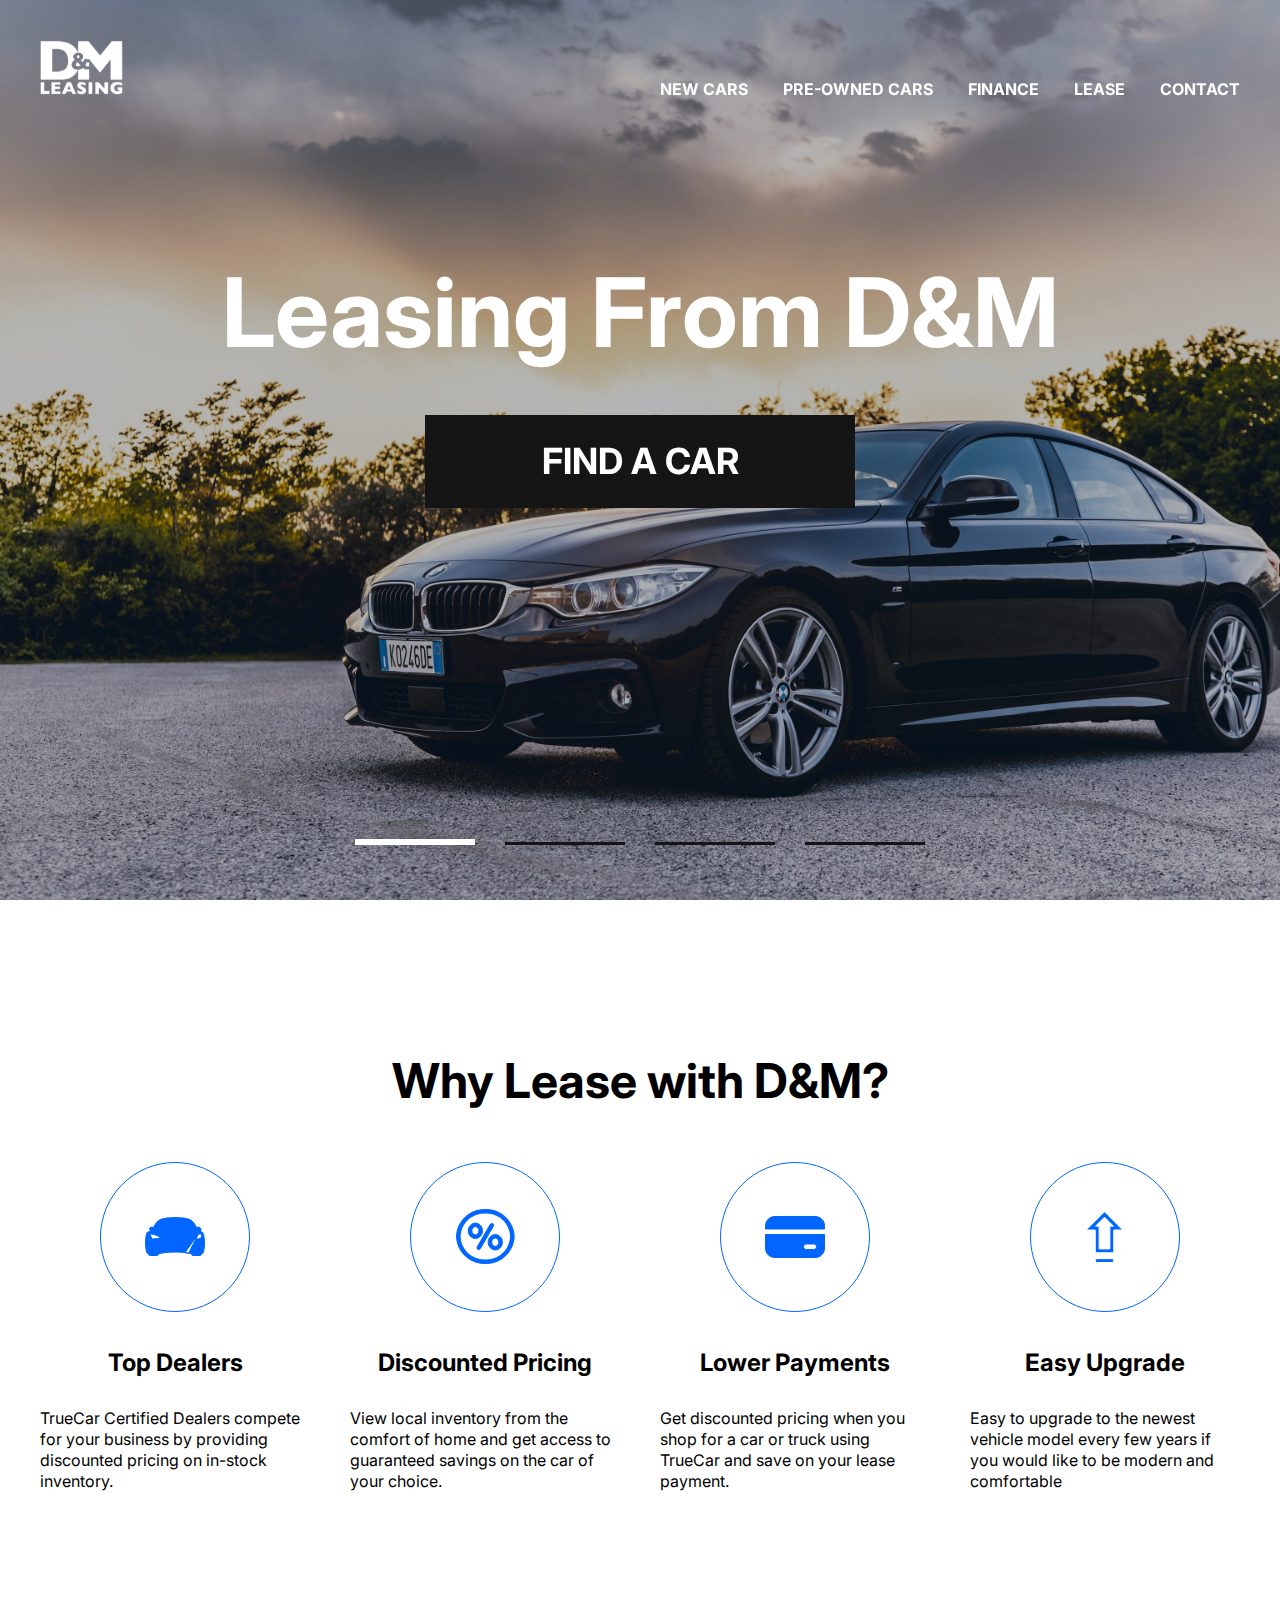
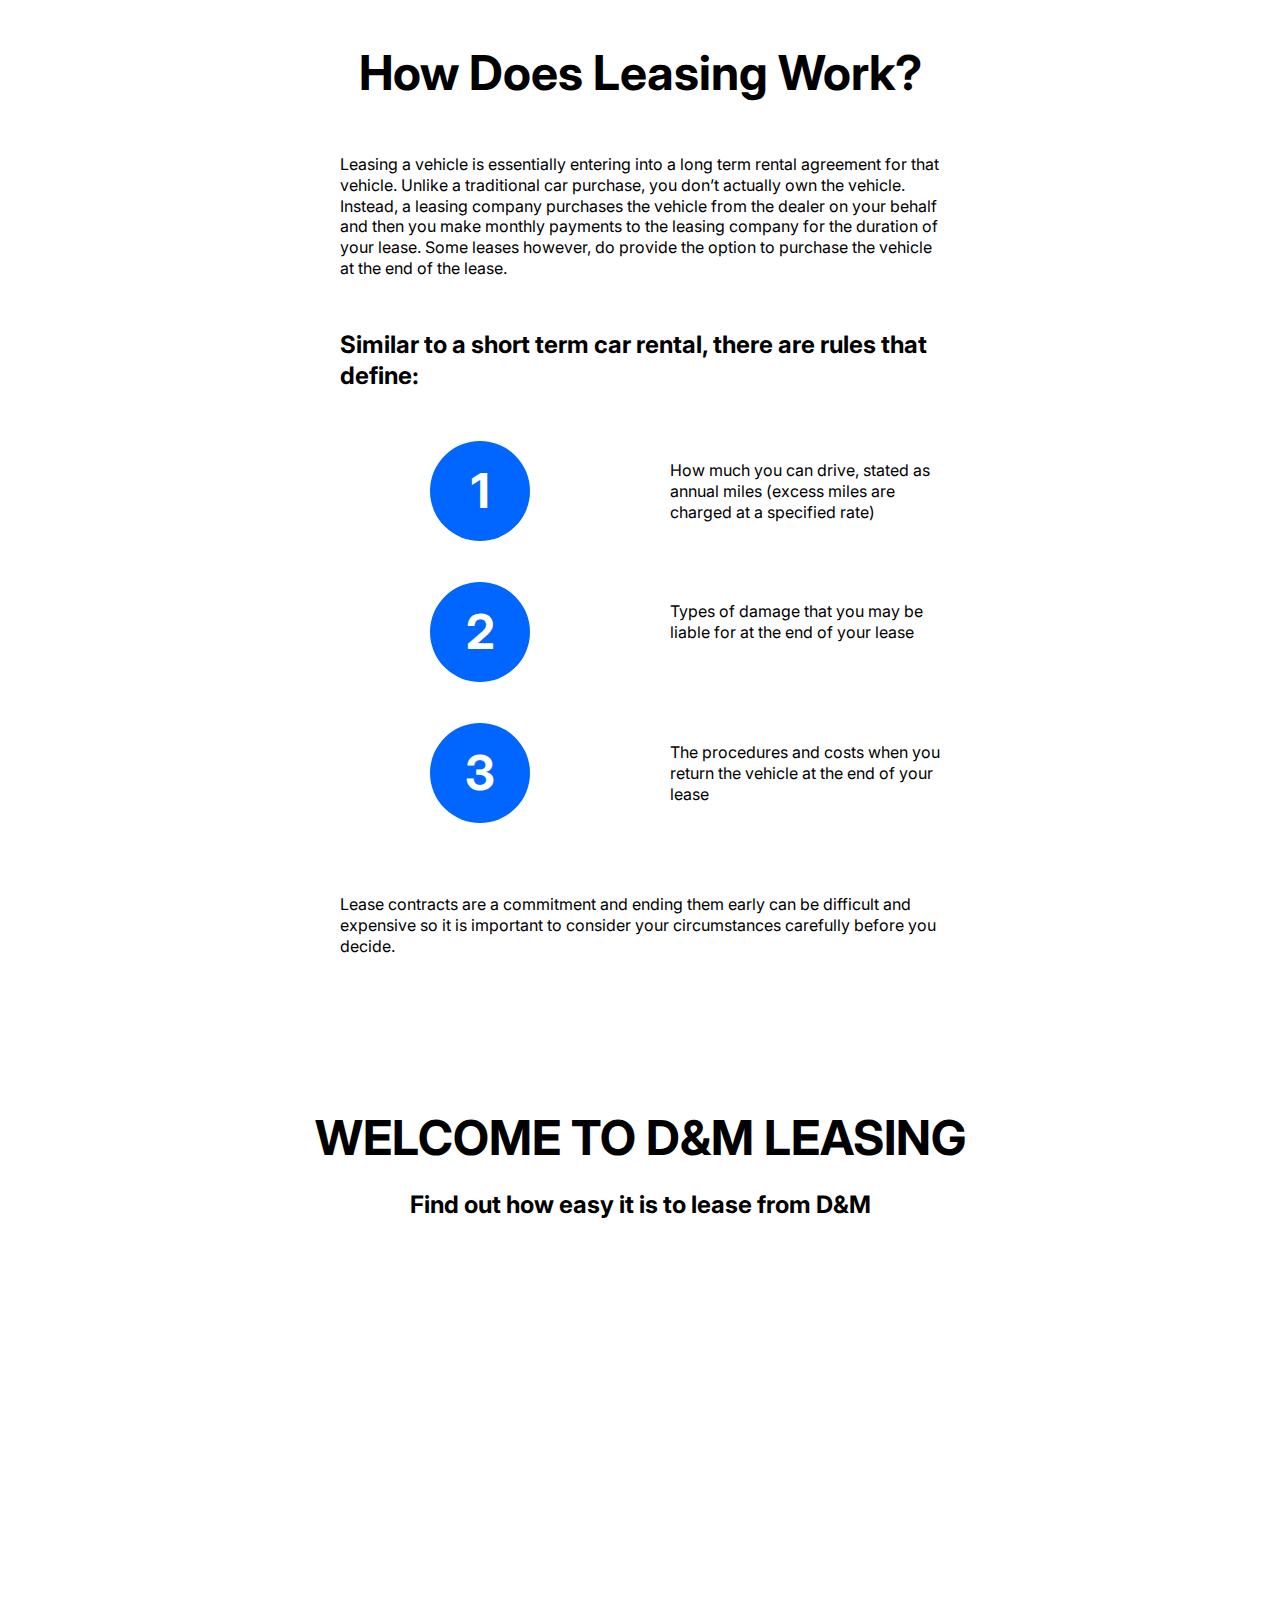
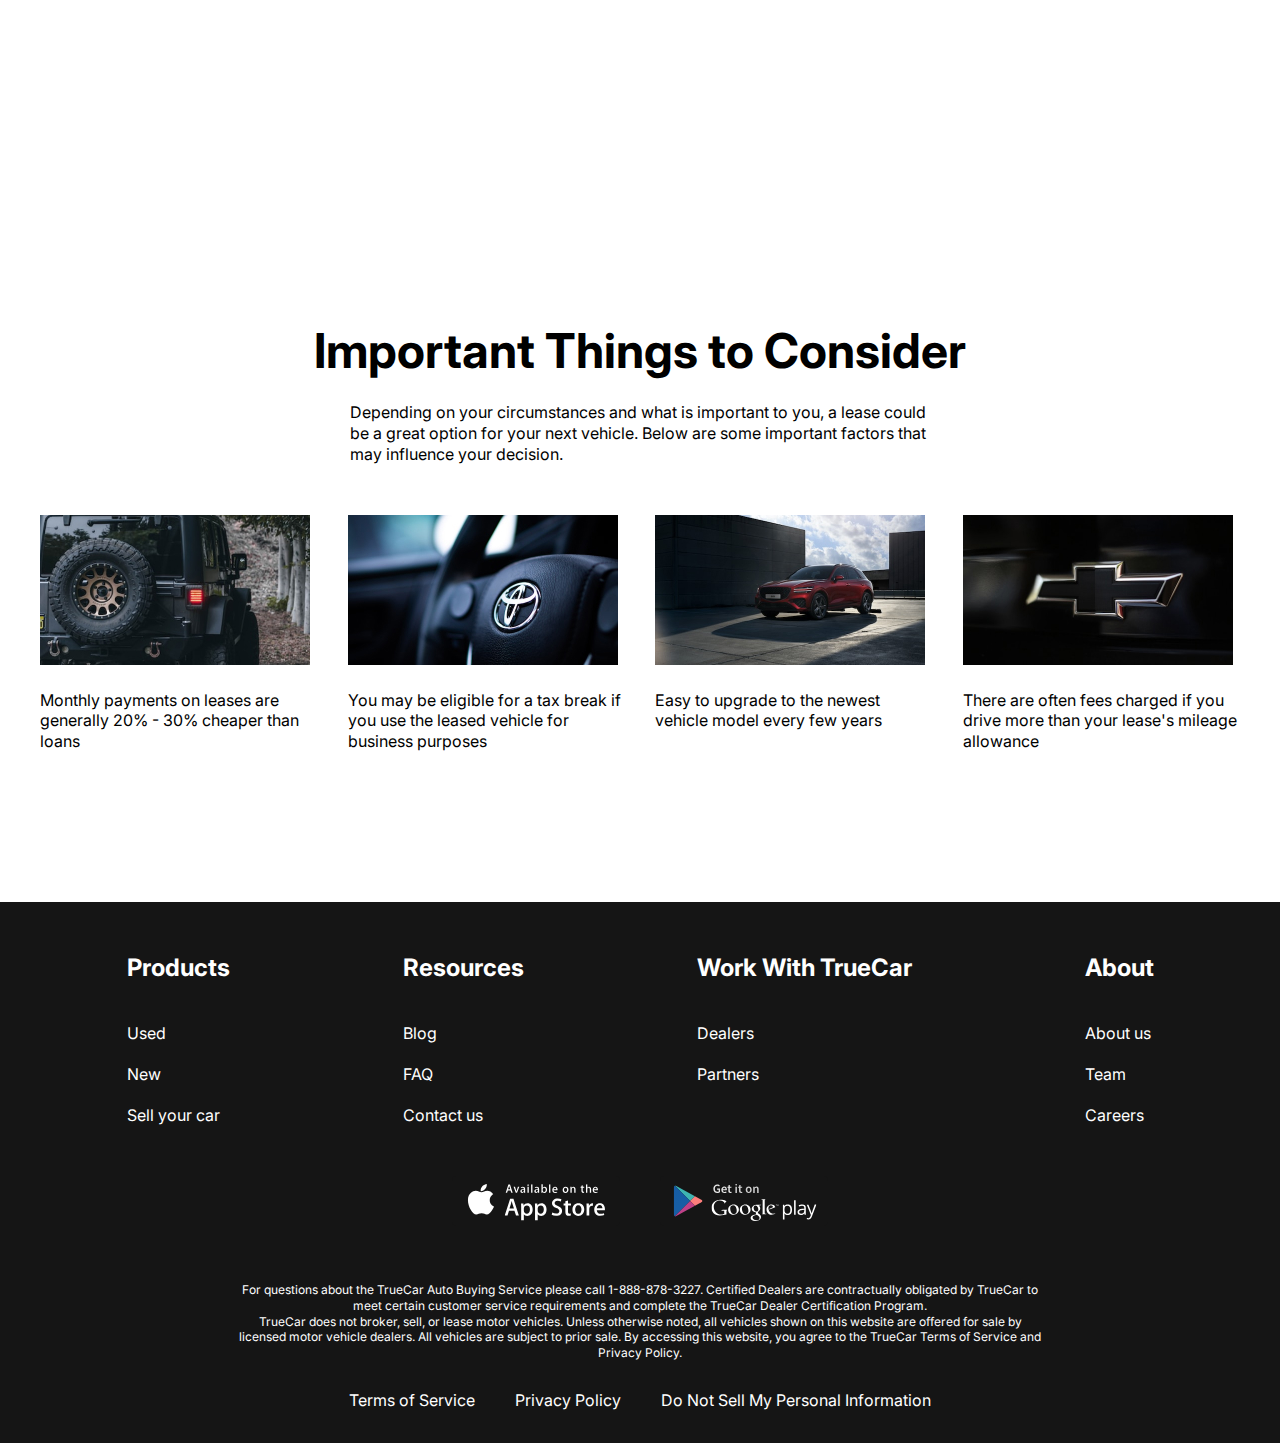
<file: index.html>
<!DOCTYPE html>
<html lang="en">
  <head>
    <meta charset="UTF-8"/>
    <meta http-equiv="X-UA-Compatible" content="IE=edge"/>
    <meta name="viewport" content="width=device-width, initial-scale=1.0"/>
    <title>Lease cars</title>
    <link rel="preconnect" href="https://fonts.googleapis.com">
    <link rel="preconnect" href="https://fonts.gstatic.com" crossorigin>
    <link href="https://fonts.googleapis.com/css2?family=Inter:wght@400;700&display=swap" rel="stylesheet">
    <link rel="stylesheet" href="https://cdn.jsdelivr.net/npm/swiper@9/swiper-bundle.min.css"/>
    <link rel="stylesheet" href="css/style.css"/>
  </head>
  <body>
    <div class="wrapper">
      <header class="header header-main">
        <div class="container">
          <div class="header__inner">
            <a class="logo" href="index.html">
              <img class="logo__img" src="images/logo.svg" alt="Lease cars">
            </a>

            <nav class="menu">
              <button class="menu__btn">
                <span></span>
                <span></span>
                <span></span>
              </button>
              <ul class="menu__list">
                <li class="menu__list-item">
                  <a class="menu__list-link" href="new-cars.html">NEW CARS</a>
                </li>
                <li class="menu__list-item">
                  <a class="menu__list-link" href="#">PRE-OWNED CARS</a>
                </li>
                <li class="menu__list-item">
                  <a class="menu__list-link" href="#">FINANCE</a>
                </li>
                <li class="menu__list-item">
                  <a class="menu__list-link" href="#">LEASE</a>
                </li>
                <li class="menu__list-item">
                  <a class="menu__list-link" href="contacts.html">CONTACT</a>
                </li>
              </ul>
            </nav>
          </div>
        </div>
      </header>



      <main class="main">
        <section class="top">
          <div class="container">
            <h1 class="title">Leasing From D&M</h1>
            <a class="top__link" href="#">FIND A CAR</a>
          </div>
        </section>
        <div class="slider">
          <div class="swiper">
            <div class="swiper-wrapper">
              <div class="swiper-slide" style="background-image: url(./images/slide-1.jpg);"></div>
              <div class="swiper-slide" style="background-image: url(./images/slide-2.jpg);"></div>
              <div class="swiper-slide" style="background-image: url(./images/slide-1.jpg);"></div>
              <div class="swiper-slide" style="background-image: url(./images/slide-2.jpg);"></div>
            </div>
            <div class="swiper-pagination"></div>
          </div>
        </div>
        <section class="why-lease">
          <div class="container">
            <h2 class="section-title">Why Lease with D&M?</h2>
            <ul class="why-lease__list">
              <li class="why-lease__item">
                <img class="why-lease__item-img" src="images/why-lease-1.svg" alt="">
                  <h3 class="why-lease__item-title">
                    Top Dealers
                  </h3>
                  <p class="why-lease__item-text">
                    TrueCar Certified Dealers compete for your business by providing discounted pricing on in-stock inventory.
                  </p>
                </img>
              </li>
              <li class="why-lease__item">
                <img class="why-lease__item-img" src="images/why-lease-2.svg" alt="">
                  <h3 class="why-lease__item-title">
                    Discounted Pricing
                  </h3>
                  <p class="why-lease__item-text">
                    View local inventory from the comfort of home and get access to guaranteed savings on the car of your choice.
                  </p>
                </img>
              </li>
              <li class="why-lease__item">
                <img class="why-lease__item-img" src="images/why-lease-3.svg" alt="">
                  <h3 class="why-lease__item-title">
                    Lower Payments
                  </h3>
                  <p class="why-lease__item-text">
                    Get discounted pricing when you shop for a car or truck using TrueCar and save on your lease payment.
                  </p>
                </img>
              </li>
              <li class="why-lease__item">
                <img class="why-lease__item-img" src="images/why-lease-4.svg" alt="">
                  <h3 class="why-lease__item-title">
                    Easy Upgrade
                  </h3>
                  <p class="why-lease__item-text">
                    Easy to upgrade to the newest vehicle model every few years if you would like to be modern and comfortable
                  </p>
                </img>
              </li>
            </ul>
          </div>
        </section>
        <section class="how-does">
          <div class="container">
            <div class="how-does__inner">
              <h2 class="section-title">How Does Leasing Work?</h2>
              <p class="how-does__text">
                Leasing a vehicle is essentially entering into a long term rental agreement for that vehicle. Unlike a traditional car purchase, you don’t actually own the vehicle. Instead, a leasing company purchases the vehicle from the dealer on your behalf and then you make monthly payments to the leasing company for the duration of your lease. Some leases however, do provide the option to purchase the vehicle at the end of the lease.
              </p>
              <h4 class="how__does-title">
                Similar to a short term car rental, there are rules that define:
              </h4>
              <ol class="how__does-list">
                <li class="how__does-item">
                  How much you can drive, stated as annual miles (excess miles are charged at a specified rate)
                </li>
                <li class="how__does-item">
                  Types of damage that you may be liable for at the end of your lease
                </li>
                <li class="how__does-item">
                  The procedures and costs when you return the vehicle at the end of your lease
                </li>
              </ol>
              <p class="how-does__text">
                Lease contracts are a commitment and ending them early can be difficult and expensive so it is important to consider your circumstances carefully before you decide.              
              </p>
            </div>
          </div>
        </section>
        <section class="video">
          <div class="container">
            <h2 class="section-title video__title">WELCOME TO D&M LEASING</h2>
            <p class="video__text">
              Find out how easy it is to lease from D&M
            </p>
            <iframe class="video__content"
              width="1000" height="500" src="https://www.youtube.com/embed/MJR1BJSsCJc?controls=0" title="YouTube video player" 
              frameborder="0" allow="accelerometer; autoplay; clipboard-write; encrypted-media; gyroscope; picture-in-picture; web-share" allowfullscreen>
            </iframe>
          </div>
        </section>
        <section class="importan">
          <div class="container">
            <h2 class="section-title importan__title">Important Things to Consider</h2>
            <p class="important__text">
              Depending on your circumstances and what is important to you, a lease could be a great option for your next vehicle. Below are some important factors that may influence your decision.
            </p>
            <ul class="important__list">
              <li class="important__item">
                <img class="important__item-img" src="images/imp-1.jpg" alt="">
                <p class="important__item-text">
                  Monthly payments on leases are generally 20% - 30% cheaper than loans
                </p>
              </li>
              <li class="important__item">
                <img class="important__item-img" src="images/imp-2.jpg" alt="">
                <p class="important__item-text">
                  You may be eligible for a tax break if you use the leased vehicle for business purposes
                </p>
              </li>
              <li class="important__item">
                <img class="important__item-img" src="images/imp-3.jpg" alt="">
                <p class="important__item-text">
                  Easy to upgrade to the newest vehicle model every few years
                </p>
              </li>
              <li class="important__item">
                <img class="important__item-img" src="images/imp-4.jpg" alt="">
                <p class="important__item-text">
                  There are often fees charged if you drive more than your lease's mileage allowance
                </p>
              </li>
            </ul>
          </div>
        </section>
      </main>

      <footer class="footer">
        <div class="container">
          <nav class="footer__menu">
            <ul class="footer__menu-list">
              <li class="footer__menu-item">
                <p class="footer__menu-title">Products</p>
              </li>
              <li class="footer__menu-item">
                <a class="footer__menu-link" href="#">Used</a>
              </li>
              <li class="footer__menu-item">
                <a class="footer__menu-link" href="#">New</a>
              </li>
              <li class="footer__menu-item">
                <a class="footer__menu-link" href="#">Sell your car</a>
              </li>
            </ul>
            <ul class="footer__menu-list">
              <li class="footer__menu-item">
                <p class="footer__menu-title">Resources</p>
              </li>
              <li class="footer__menu-item">
                <a class="footer__menu-link" href="#">Blog</a>
              </li>
              <li class="footer__menu-item">
                <a class="footer__menu-link" href="#">FAQ</a>
              </li>
              <li class="footer__menu-item">
                  <a class="footer__menu-link" href="#">Contact us</a>
              </li>
            </ul>
            <ul class="footer__menu-list">
              <li class="footer__menu-item">
                <p class="footer__menu-title">Work With TrueCar</p>
              </li>
              <li class="footer__menu-item">
                <a class="footer__menu-link" href="#">Dealers</a>
              </li>
              <li class="footer__menu-item">
                <a class="footer__menu-link" href="#">Partners</a>
              </li>
            </ul>
            <ul class="footer__menu-list">
              <li class="footer__menu-item">
                <p class="footer__menu-title">About</p>
              </li>
              <li class="footer__menu-item">
                <a class="footer__menu-link" href="#">About us</a>
              </li>
              <li class="footer__menu-item">
                <a class="footer__menu-link" href="#">Team</a>
              </li>
              <li class="footer__menu-item">
                <a class="footer__menu-link" href="#">Careers</a>
              </li>
            </ul>
          </nav>
          <ul class="app">
            <li class="app__item">
              <a class="app__item-link" href="#">
                <img class="app__item-img" src="images/appstore.svg" alt="">
              </a>
            </li>
            <li class="app__item">
              <a class="app__item-link" href="#">
                <img class="app__item-img" src="images/googleplay.svg" alt="">
              </a>
            </li>
          </ul>
          <div class="footer__copy">
            <p class="footer__copy-text">
              For questions about the TrueCar Auto Buying Service please call 1-888-878-3227.
              Certified Dealers are contractually obligated by TrueCar to meet certain customer service requirements and complete the TrueCar Dealer Certification Program.
            </p>
            <p class="footer__copy-text">
              TrueCar does not broker, sell, or lease motor vehicles. Unless otherwise noted, all vehicles shown on this website are offered for sale by licensed motor vehicle dealers. All vehicles are subject to prior sale. By accessing this website, you agree to the TrueCar Terms of Service and Privacy Policy.
            </p>
          </div>
          <nav class="copy__nav">
            <ul class="copy__nav-list">
              <li class="copy__nav-item">
                <a class="copy__nav-link" href="#">Terms of Service</a>
              </li>
              <li class="copy__nav-item">
                <a class="copy__nav-link" href="#">Privacy Policy</a>
              </li>
              <li class="copy__nav-item">
                <a class="copy__nav-link" href="#">Do Not Sell My Personal Information</a>
              </li>
            </ul>
          </nav>
        </div>
      </footer>
    </div>


    <script src="https://cdn.jsdelivr.net/npm/swiper@9/swiper-bundle.min.js"></script>
    <script src="js/main.js"></script>
  </body>
</html>
</file>
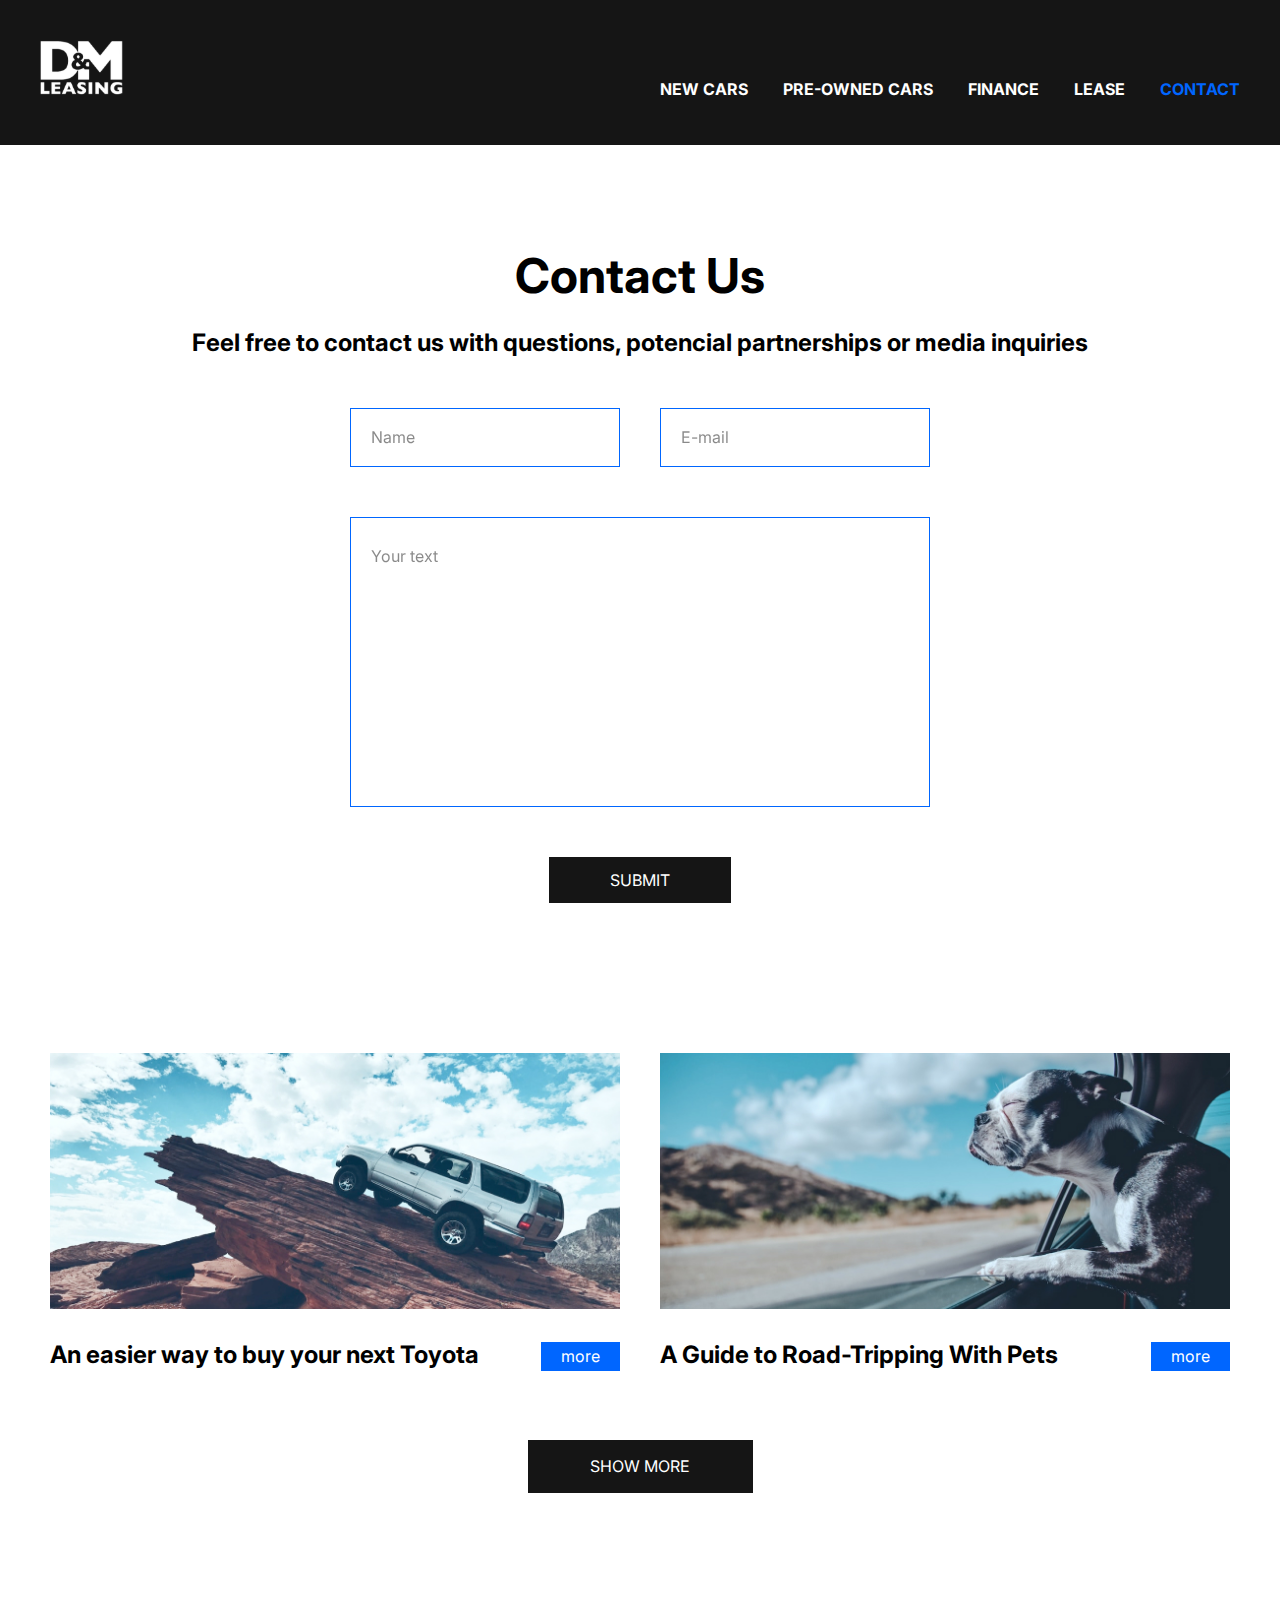
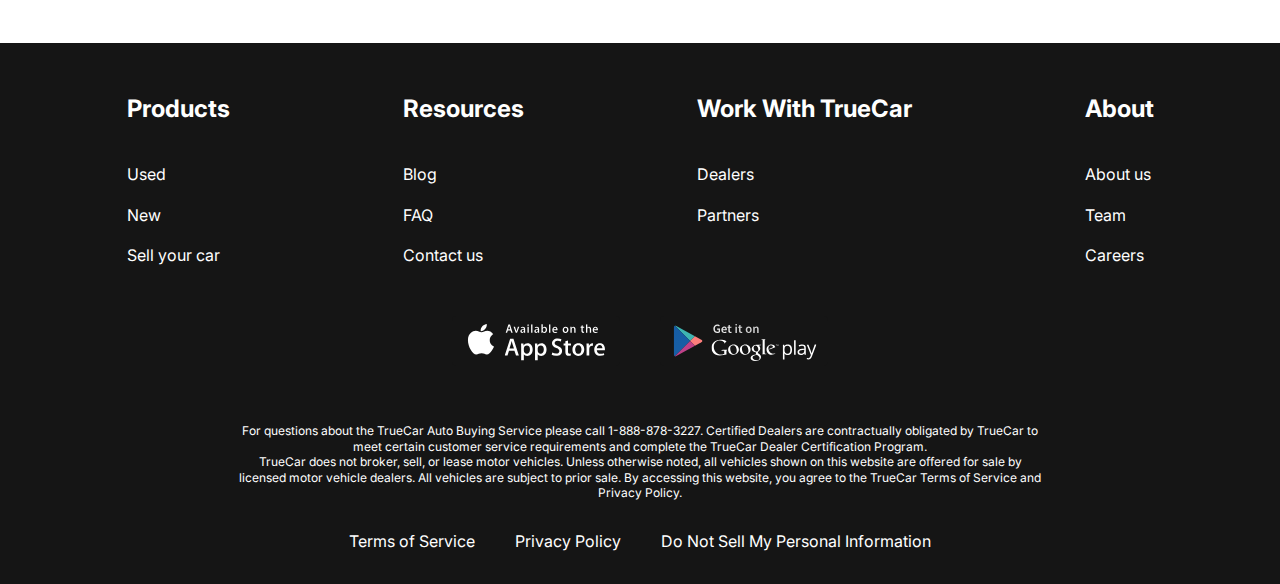
<file: contacts.html>
<!DOCTYPE html>
<html lang="en">
  <head>
    <meta charset="UTF-8"/>
    <meta http-equiv="X-UA-Compatible" content="IE=edge"/>
    <meta name="viewport" content="width=device-width, initial-scale=1.0"/>
    <title>Contacts</title>
    <link rel="preconnect" href="https://fonts.googleapis.com">
    <link rel="preconnect" href="https://fonts.gstatic.com" crossorigin>
    <link href="https://fonts.googleapis.com/css2?family=Inter:wght@400;700&display=swap" rel="stylesheet">
    <link rel="stylesheet" href="css/style.css"/>
  </head>
  <body>
    <div class="wrapper">
      <header class="header">
        <div class="container">
          <div class="header__inner">
            <a class="logo" href="index.html">
              <img class="logo__img" src="images/logo.svg" alt="Lease cars">
            </a>
            <nav class="menu">
              <button class="menu__btn">
                <span></span>
                <span></span>
                <span></span>
              </button>
              <ul class="menu__list">
                <li class="menu__list-item">
                  <a class="menu__list-link" href="new-cars.html">NEW CARS</a>
                </li>
                <li class="menu__list-item">
                  <a class="menu__list-link" href="#">PRE-OWNED CARS</a>
                </li>
                <li class="menu__list-item">
                  <a class="menu__list-link" href="#">FINANCE</a>
                </li>
                <li class="menu__list-item">
                  <a class="menu__list-link" href="#">LEASE</a>
                </li>
                <li class="menu__list-item">
                  <a class="menu__list-link menu__list-link--active" href="#">
                    CONTACT
                  </a>
                </li>
              </ul>
            </nav>
          </div>
        </div>
      </header>

      <main class="main">
        <div class="container">
          <section class="contacts">
            <div class="container">
              <h2 class="section-title contacts__title">Contact Us</h2>
              <p class="contacts__text">
                Feel free to contact us with questions, potencial partnerships or media inquiries
              </p>
              <form class="form" action="#">
                <input class="form__input" type="text" placeholder="Name">
                <input class="form__input" type="email" placeholder="E-mail">
                <textarea class="form__textarea" placeholder="Your text"></textarea>
                <button class="form__btn" type="submit">SUBMIT</button>
              </form>
            </div>
          </section>
          <section class="blog">
            <div class="container">
              <div class="blog__items">
                <div class="blog__item">
                  <img class="blog__item-img" src="images/blog-1.jpg" alt="">
                  <h4 class="blog__item-title">An easier way to buy your next Toyota</h4>
                  <a class="blog__item-link" href="#">more</a>
                </div>
                <div class="blog__item">
                  <img class="blog__item-img" src="images/blog-2.jpg" alt="">
                  <h4 class="blog__item-title">A Guide to Road-Tripping With Pets</h4>
                  <a class="blog__item-link" href="#">more</a>
                </div>
              </div>
              <a class="showmore__link" href="#">SHOW MORE</a>
            </div>
          </section>
        </div>
      </main>

      <footer class="footer">
        <div class="container">
          <nav class="footer__menu">
            <ul class="footer__menu-list">
              <li class="footer__menu-item">
                <p class="footer__menu-title">Products</p>
              </li>
              <li class="footer__menu-item">
                <a class="footer__menu-link" href="#">Used</a>
              </li>
              <li class="footer__menu-item">
                <a class="footer__menu-link" href="#">New</a>
              </li>
              <li class="footer__menu-item">
                <a class="footer__menu-link" href="#">Sell your car</a>
              </li>
            </ul>

            <ul class="footer__menu-list">
              <li class="footer__menu-item">
                <p class="footer__menu-title">Resources</p>
              </li>
              <li class="footer__menu-item">
                <a class="footer__menu-link" href="#">Blog</a>
              </li>
              <li class="footer__menu-item">
                <a class="footer__menu-link" href="#">FAQ</a>
              </li>
              <li class="footer__menu-item">
                <a class="footer__menu-link" href="#">Contact us</a>
              </li>
            </ul>

            <ul class="footer__menu-list">
              <li class="footer__menu-item">
                <p class="footer__menu-title">Work With TrueCar</p>
              </li>
              <li class="footer__menu-item">
                <a class="footer__menu-link" href="#">Dealers</a>
              </li>
              <li class="footer__menu-item">
                <a class="footer__menu-link" href="#">Partners</a>
              </li>
            </ul>

            <ul class="footer__menu-list">
              <li class="footer__menu-item">
                <p class="footer__menu-title">About</p>
              </li>
              <li class="footer__menu-item">
                <a class="footer__menu-link" href="#">About us</a>
              </li>
              <li class="footer__menu-item">
                <a class="footer__menu-link" href="#">Team</a>
              </li>
              <li class="footer__menu-item">
                <a class="footer__menu-link" href="#">Careers</a>
              </li>
            </ul>
          </nav>
          <ul class="app">
            <li class="app__item">
              <a class="app__item-link" href="#">
                <img class="app__item-img" src="images/appstore.svg" alt="">
              </a>
            </li>
            <li class="app__item">
              <a class="app__item-link" href="#">
                <img class="app__item-img" src="images/googleplay.svg" alt="">
              </a>
            </li>
          </ul>
          <div class="footer__copy">
            <p class="footer__copy-text">
              For questions about the TrueCar Auto Buying Service please call 1-888-878-3227.
              Certified Dealers are contractually obligated by TrueCar to meet certain customer service requirements and complete the TrueCar Dealer Certification Program.
            </p>
            <p class="footer__copy-text">
              TrueCar does not broker, sell, or lease motor vehicles. Unless otherwise noted, all vehicles shown on this website are offered for sale by licensed motor vehicle dealers. All vehicles are subject to prior sale. By accessing this website, you agree to the TrueCar Terms of Service and Privacy Policy.
            </p>
          </div>
          <nav class="copy__nav">
            <ul class="copy__nav-list">
              <li class="copy__nav-item">
                <a class="copy__nav-link" href="#">Terms of Service</a>
              </li>
              <li class="copy__nav-item">
                <a class="copy__nav-link" href="#">Privacy Policy</a>
              </li>
              <li class="copy__nav-item">
                <a class="copy__nav-link" href="#">Do Not Sell My Personal Information</a>
              </li>
            </ul>
          </nav>
        </div>
      </footer>
    </div>
    <script src="js/main.js"></script>
  </body>
</html>
</file>
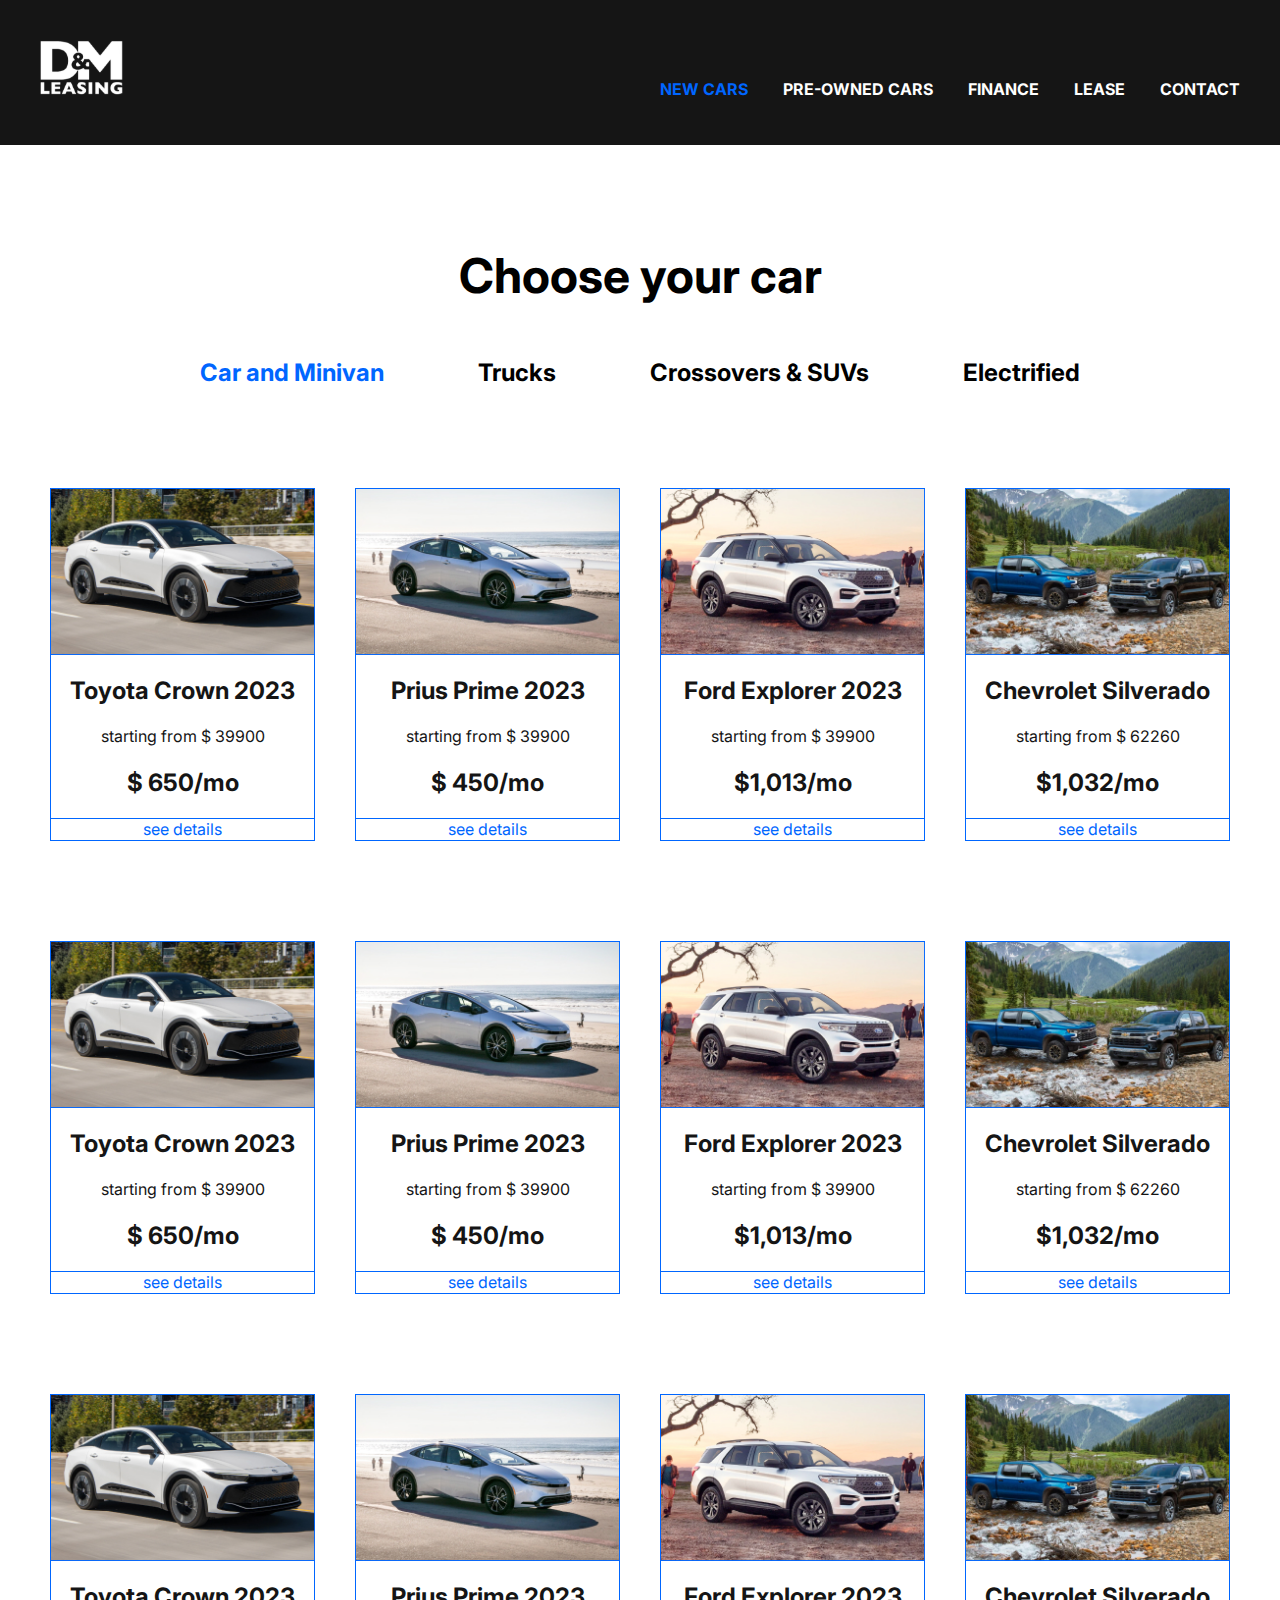
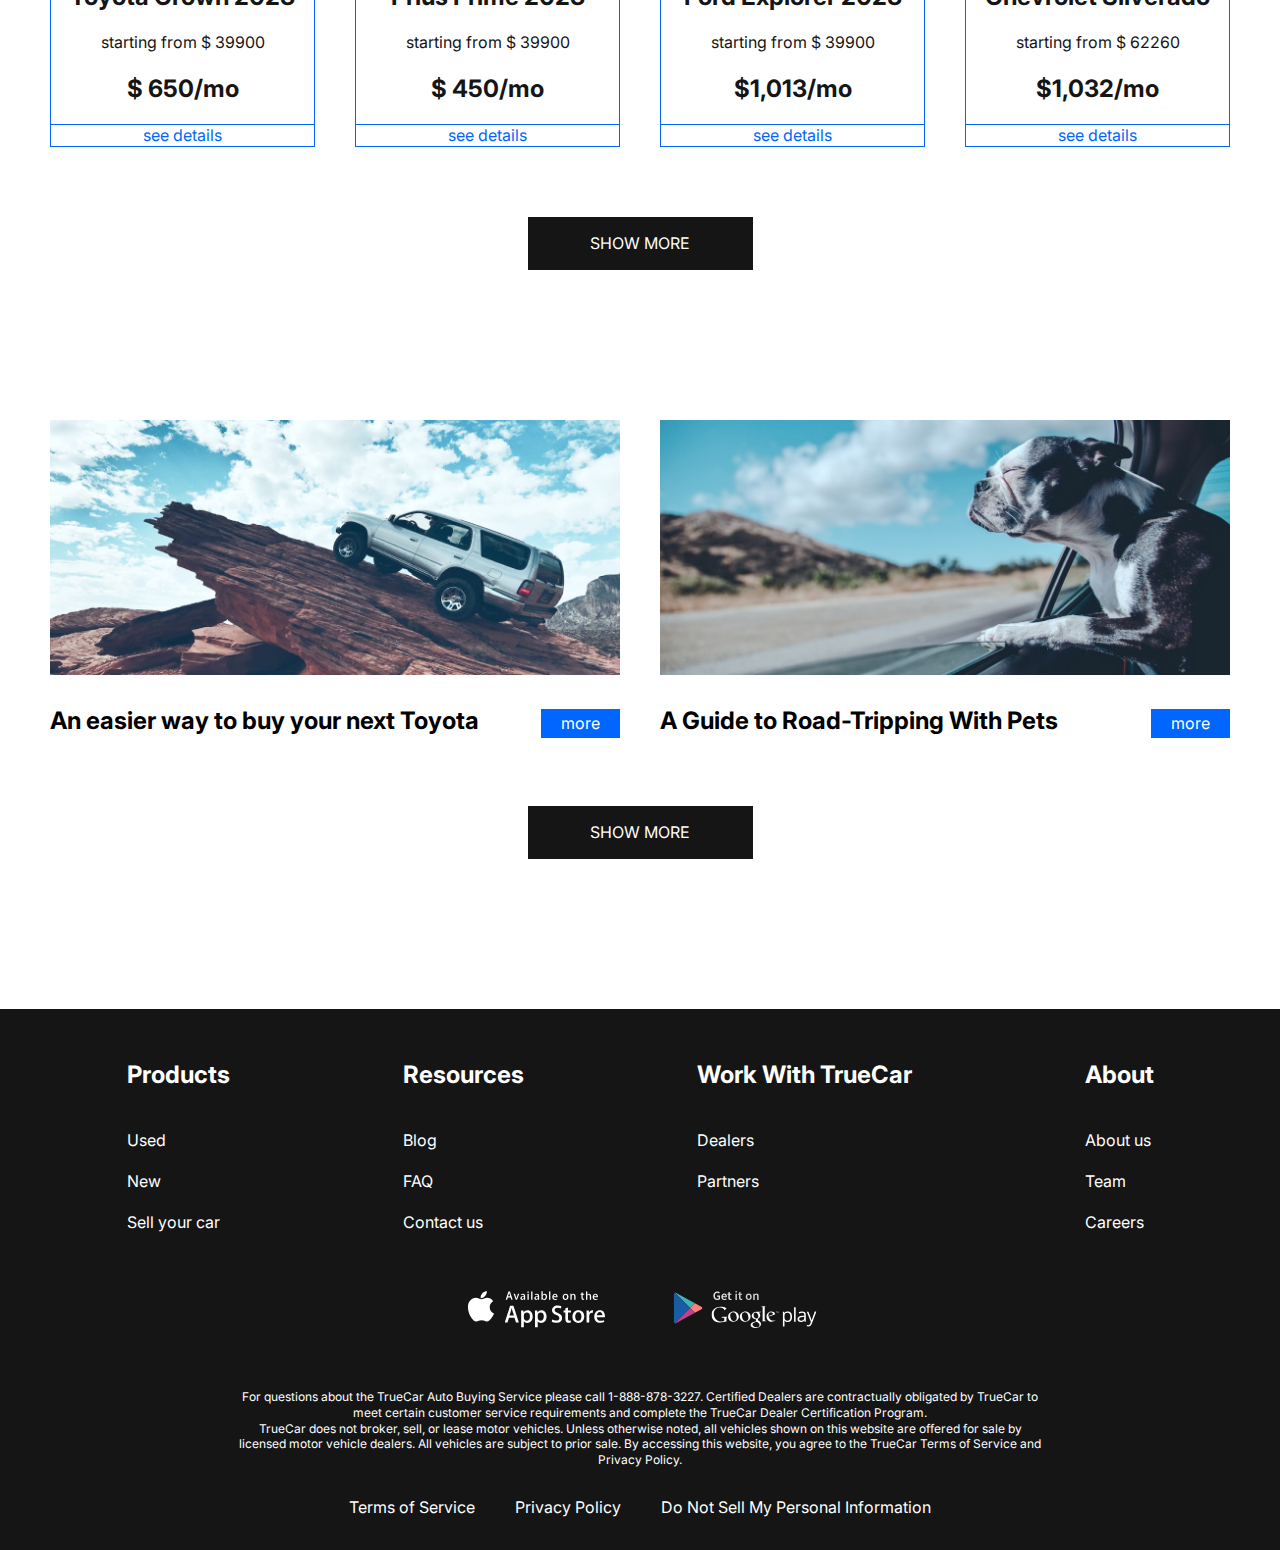
<file: new-cars.html>
<!DOCTYPE html>
<html lang="en">
  <head>
    <meta charset="UTF-8"/>
    <meta http-equiv="X-UA-Compatible" content="IE=edge"/>
    <meta name="viewport" content="width=device-width, initial-scale=1.0"/>
    <title>New-cars</title>
    <link rel="preconnect" href="https://fonts.googleapis.com">
    <link rel="preconnect" href="https://fonts.gstatic.com" crossorigin>
    <link href="https://fonts.googleapis.com/css2?family=Inter:wght@400;700&display=swap" rel="stylesheet">
    <link rel="stylesheet" href="css/style.css"/>
  </head>
  <body>
    <div class="wrapper">
      <header class="header">
        <div class="container">
          <div class="header__inner">
            <a class="logo" href="index.html">
              <img class="logo__img" src="images/logo.svg" alt="Lease cars">
            </a>
            <nav class="menu">
              <button class="menu__btn">
                <span></span>
                <span></span>
                <span></span>
              </button>
              <ul class="menu__list">
                <li class="menu__list-item">
                  <a class="menu__list-link menu__list-link--active" href="#">
                    NEW CARS
                  </a>
                </li>
                <li class="menu__list-item">
                  <a class="menu__list-link" href="#">PRE-OWNED CARS</a>
                </li>
                <li class="menu__list-item">
                  <a class="menu__list-link" href="#">FINANCE</a>
                </li>
                <li class="menu__list-item">
                  <a class="menu__list-link" href="#">LEASE</a>
                </li>
                <li class="menu__list-item">
                  <a class="menu__list-link" href="contacts.html">CONTACT</a>
                </li>
              </ul>
            </nav>
          </div>
        </div>
      </header>



      <main class="main">
        <div class="container">
          <section class="choose">
            <div class="container">
              <h2 class="section-title">Choose your car</h2>
              <div class="tabs">
                <div class="tabs__btn">
                  <div class="tabs__btn-item tabs__btn-item--active" data-button="content-1">Car and Minivan</div>
                  <div class="tabs__btn-item" data-button="content-2">Trucks</div>
                  <div class="tabs__btn-item" data-button="content-3">Crossovers & SUVs</div>
                  <div class="tabs__btn-item" data-button="content-4">Electrified</div>
                </div>

                <div class="tabs__content">
                  <div class="tabs__content-item tabs__content-item--active" id="content-1">
                    <div class="card">
                      <img class="card__img" src="images/card-1.jpg" alt="">
                      <div class="card__content">
                        <h4 class="card__title">Toyota Crown 2023</h4>
                        <p class="card__text">starting from $ 39900</p>
                        <p class="card__price">$ 650/mo</p>
                      </div>
                      <a class="card__link" href="#">see details</a>
                    </div>
                    <div class="card">
                      <img class="card__img" src="images/card-2.jpg" alt="">
                      <div class="card__content">
                        <h4 class="card__title">Prius Prime 2023</h4>
                        <p class="card__text">starting from $ 39900</p>
                        <p class="card__price">$ 450/mo</p>
                      </div>
                      <a class="card__link" href="#">see details</a>
                    </div>
                    <div class="card">
                      <img class="card__img" src="images/card-3.jpg" alt="">
                      <div class="card__content">
                        <h4 class="card__title">Ford Explorer 2023</h4>
                        <p class="card__text">starting from $ 39900</p>
                        <p class="card__price">$1,013/mo</p>
                      </div>
                      <a class="card__link" href="#">see details</a>
                    </div>
                    <div class="card">
                      <img class="card__img" src="images/card-4.jpg" alt="">
                      <div class="card__content">
                        <h4 class="card__title">Chevrolet Silverado</h4>
                        <p class="card__text">starting from $ 62260</p>
                        <p class="card__price">$1,032/mo</p>
                      </div>
                      <a class="card__link" href="#">see details</a>
                    </div>
                    <div class="card">
                      <img class="card__img" src="images/card-1.jpg" alt="">
                      <div class="card__content">
                        <h4 class="card__title">Toyota Crown 2023</h4>
                        <p class="card__text">starting from $ 39900</p>
                        <p class="card__price">$ 650/mo</p>
                      </div>
                      <a class="card__link" href="#">see details</a>
                    </div>
                    <div class="card">
                      <img class="card__img" src="images/card-2.jpg" alt="">
                      <div class="card__content">
                        <h4 class="card__title">Prius Prime 2023</h4>
                        <p class="card__text">starting from $ 39900</p>
                        <p class="card__price">$ 450/mo</p>
                      </div>
                      <a class="card__link" href="#">see details</a>
                    </div>
                    <div class="card">
                      <img class="card__img" src="images/card-3.jpg" alt="">
                      <div class="card__content">
                        <h4 class="card__title">Ford Explorer 2023</h4>
                        <p class="card__text">starting from $ 39900</p>
                        <p class="card__price">$1,013/mo</p>
                      </div>
                      <a class="card__link" href="#">see details</a>
                    </div>
                    <div class="card">
                      <img class="card__img" src="images/card-4.jpg" alt="">
                      <div class="card__content">
                        <h4 class="card__title">Chevrolet Silverado</h4>
                        <p class="card__text">starting from $ 62260</p>
                        <p class="card__price">$1,032/mo</p>
                      </div>
                      <a class="card__link" href="#">see details</a>
                    </div>
                    <div class="card">
                      <img class="card__img" src="images/card-1.jpg" alt="">
                      <div class="card__content">
                        <h4 class="card__title">Toyota Crown 2023</h4>
                        <p class="card__text">starting from $ 39900</p>
                        <p class="card__price">$ 650/mo</p>
                      </div>
                      <a class="card__link" href="#">see details</a>
                    </div>
                    <div class="card">
                      <img class="card__img" src="images/card-2.jpg" alt="">
                      <div class="card__content">
                        <h4 class="card__title">Prius Prime 2023</h4>
                        <p class="card__text">starting from $ 39900</p>
                        <p class="card__price">$ 450/mo</p>
                      </div>
                      <a class="card__link" href="#">see details</a>
                    </div>
                    <div class="card">
                      <img class="card__img" src="images/card-3.jpg" alt="">
                      <div class="card__content">
                        <h4 class="card__title">Ford Explorer 2023</h4>
                        <p class="card__text">starting from $ 39900</p>
                        <p class="card__price">$1,013/mo</p>
                      </div>
                      <a class="card__link" href="#">see details</a>
                    </div>
                    <div class="card">
                      <img class="card__img" src="images/card-4.jpg" alt="">
                      <div class="card__content">
                        <h4 class="card__title">Chevrolet Silverado</h4>
                        <p class="card__text">starting from $ 62260</p>
                        <p class="card__price">$1,032/mo</p>
                      </div>
                      <a class="card__link" href="#">see details</a>
                    </div>
                  </div>
                  <div class="tabs__content-item" id="content-2">
                    <div class="card">
                      <img class="card__img" src="images/card-1.jpg" alt="">
                      <div class="card__content">
                        <h4 class="card__title">Toyota Crown 2023</h4>
                        <p class="card__text">starting from $ 39900</p>
                        <p class="card__price">$ 650/mo</p>
                      </div>
                      <a class="card__link" href="#">see details</a>
                    </div>
                    <div class="card">
                      <img class="card__img" src="images/card-3.jpg" alt="">
                      <div class="card__content">
                        <h4 class="card__title">Ford Explorer 2023</h4>
                        <p class="card__text">starting from $ 39900</p>
                        <p class="card__price">$1,013/mo</p>
                      </div>
                      <a class="card__link" href="#">see details</a>
                    </div>
                    <div class="card">
                      <img class="card__img" src="images/card-4.jpg" alt="">
                      <div class="card__content">
                        <h4 class="card__title">Chevrolet Silverado</h4>
                        <p class="card__text">starting from $ 62260</p>
                        <p class="card__price">$1,032/mo</p>
                      </div>
                      <a class="card__link" href="#">see details</a>
                    </div>
                    <div class="card">
                      <img class="card__img" src="images/card-1.jpg" alt="">
                      <div class="card__content">
                        <h4 class="card__title">Toyota Crown 2023</h4>
                        <p class="card__text">starting from $ 39900</p>
                        <p class="card__price">$ 650/mo</p>
                      </div>
                      <a class="card__link" href="#">see details</a>
                    </div>
                    <div class="card">
                      <img class="card__img" src="images/card-2.jpg" alt="">
                      <div class="card__content">
                        <h4 class="card__title">Prius Prime 2023</h4>
                        <p class="card__text">starting from $ 39900</p>
                        <p class="card__price">$ 450/mo</p>
                      </div>
                      <a class="card__link" href="#">see details</a>
                    </div>
                    <div class="card">
                      <img class="card__img" src="images/card-3.jpg" alt="">
                      <div class="card__content">
                        <h4 class="card__title">Ford Explorer 2023</h4>
                        <p class="card__text">starting from $ 39900</p>
                        <p class="card__price">$1,013/mo</p>
                      </div>
                      <a class="card__link" href="#">see details</a>
                    </div>
                    <div class="card">
                      <img class="card__img" src="images/card-4.jpg" alt="">
                      <div class="card__content">
                        <h4 class="card__title">Chevrolet Silverado</h4>
                        <p class="card__text">starting from $ 62260</p>
                        <p class="card__price">$1,032/mo</p>
                      </div>
                      <a class="card__link" href="#">see details</a>
                    </div>
                  </div>
                  <div class="tabs__content-item" id="content-3">
                    <div class="card">
                      <img class="card__img" src="images/card-1.jpg" alt="">
                      <div class="card__content">
                        <h4 class="card__title">Toyota Crown 2023</h4>
                        <p class="card__text">starting from $ 39900</p>
                        <p class="card__price">$ 650/mo</p>
                      </div>
                      <a class="card__link" href="#">see details</a>
                    </div>
                    <div class="card">
                      <img class="card__img" src="images/card-1.jpg" alt="">
                      <div class="card__content">
                        <h4 class="card__title">Toyota Crown 2023</h4>
                        <p class="card__text">starting from $ 39900</p>
                        <p class="card__price">$ 650/mo</p>
                      </div>
                      <a class="card__link" href="#">see details</a>
                    </div>
                  </div>
                  <div class="tabs__content-item" id="content-4">
                    <div class="card">
                      <img class="card__img" src="images/card-1.jpg" alt="">
                      <div class="card__content">
                        <h4 class="card__title">Toyota Crown 2023</h4>
                        <p class="card__text">starting from $ 39900</p>
                        <p class="card__price">$ 650/mo</p>
                      </div>
                      <a class="card__link" href="#">see details</a>
                    </div>
                    <div class="card">
                      <img class="card__img" src="images/card-1.jpg" alt="">
                      <div class="card__content">
                        <h4 class="card__title">Toyota Crown 2023</h4>
                        <p class="card__text">starting from $ 39900</p>
                        <p class="card__price">$ 650/mo</p>
                      </div>
                      <a class="card__link" href="#">see details</a>
                    </div>
                    <div class="card">
                      <img class="card__img" src="images/card-2.jpg" alt="">
                      <div class="card__content">
                        <h4 class="card__title">Prius Prime 2023</h4>
                        <p class="card__text">starting from $ 39900</p>
                        <p class="card__price">$ 450/mo</p>
                      </div>
                      <a class="card__link" href="#">see details</a>
                    </div>
                  </div>
                </div>
              </div>
              <a class="showmore__link" href="#">SHOW MORE</a>
            </div>
          </section>

          <section class="blog">
            <div class="container">
              <div class="blog__items">
                <div class="blog__item">
                  <img class="blog__item-img" src="images/blog-1.jpg" alt="">
                  <h4 class="blog__item-title">An easier way to buy your next Toyota</h4>
                  <a class="blog__item-link" href="#">more</a>
                </div>
                <div class="blog__item">
                  <img class="blog__item-img" src="images/blog-2.jpg" alt="">
                  <h4 class="blog__item-title">A Guide to Road-Tripping With Pets</h4>
                  <a class="blog__item-link" href="#">more</a>
                </div>
              </div>
              <a class="showmore__link" href="#">SHOW MORE</a>
            </div>
          </section>
        </div>
      </main>

      <footer class="footer">
        <div class="container">
          <nav class="footer__menu">
            <ul class="footer__menu-list">
              <li class="footer__menu-item">
                <p class="footer__menu-title">Products</p>
              </li>
              <li class="footer__menu-item">
                <a class="footer__menu-link" href="#">Used</a>
              </li>
              <li class="footer__menu-item">
                <a class="footer__menu-link" href="#">New</a>
              </li>
              <li class="footer__menu-item">
                <a class="footer__menu-link" href="#">Sell your car</a>
              </li>
            </ul>

            <ul class="footer__menu-list">
              <li class="footer__menu-item">
                <p class="footer__menu-title">Resources</p>
              </li>
              <li class="footer__menu-item">
                <a class="footer__menu-link" href="#">Blog</a>
              </li>
              <li class="footer__menu-item">
                <a class="footer__menu-link" href="#">FAQ</a>
              </li>
              <li class="footer__menu-item">
                <a class="footer__menu-link" href="#">Contact us</a>
              </li>
            </ul>

            <ul class="footer__menu-list">
              <li class="footer__menu-item">
                <p class="footer__menu-title">Work With TrueCar</p>
              </li>
              <li class="footer__menu-item">
                <a class="footer__menu-link" href="#">Dealers</a>
              </li>
              <li class="footer__menu-item">
                <a class="footer__menu-link" href="#">Partners</a>
              </li>
            </ul>

            <ul class="footer__menu-list">
              <li class="footer__menu-item">
                <p class="footer__menu-title">About</p>
              </li>
              <li class="footer__menu-item">
                <a class="footer__menu-link" href="#">About us</a>
              </li>
              <li class="footer__menu-item">
                <a class="footer__menu-link" href="#">Team</a>
              </li>
              <li class="footer__menu-item">
                <a class="footer__menu-link" href="#">Careers</a>
              </li>
            </ul>
          </nav>
          <ul class="app">
            <li class="app__item">
              <a class="app__item-link" href="#">
                <img class="app__item-img" src="images/appstore.svg" alt="">
              </a>
            </li>
            <li class="app__item">
              <a class="app__item-link" href="#">
                <img class="app__item-img" src="images/googleplay.svg" alt="">
              </a>
            </li>
          </ul>
          <div class="footer__copy">
            <p class="footer__copy-text">
              For questions about the TrueCar Auto Buying Service please call 1-888-878-3227.
              Certified Dealers are contractually obligated by TrueCar to meet certain customer service requirements and complete the TrueCar Dealer Certification Program.
            </p>
            <p class="footer__copy-text">
              TrueCar does not broker, sell, or lease motor vehicles. Unless otherwise noted, all vehicles shown on this website are offered for sale by licensed motor vehicle dealers. All vehicles are subject to prior sale. By accessing this website, you agree to the TrueCar Terms of Service and Privacy Policy.
            </p>
          </div>
          <nav class="copy__nav">
            <ul class="copy__nav-list">
              <li class="copy__nav-item">
                <a class="copy__nav-link" href="#">Terms of Service</a>
              </li>
              <li class="copy__nav-item">
                <a class="copy__nav-link" href="#">Privacy Policy</a>
              </li>
              <li class="copy__nav-item">
                <a class="copy__nav-link" href="#">Do Not Sell My Personal Information</a>
              </li>
            </ul>
          </nav>
        </div>
      </footer>
    </div>
    <script src="js/main.js"></script>
  </body>
</html>
</file>
<file: css/style.css>
html {
  box-sizing: border-box;
  height: 100%;
}

*, *::after, *::before {
  box-sizing: inherit;
  margin: 0;
  padding: 0;
}

ul {
  list-style: none;
}

a {
  text-decoration: none;
  color: inherit;
}

.section-title {
  margin-bottom: 50px;
  font-weight: 700;
  font-size: 48px;
  text-align: center;
}

.wrapper {
  min-height: 100%;
  display: flex;
  flex-direction: column;
}

.container {
  max-width: 1220px;
  margin: 0 auto;
  padding: 0 10px;
}

body {
  height: 100%;
  font-family: 'Inter', sans-serif;
  font-weight: 400;
  font-size: 16px;
  font-style: normal;
  line-height: 1.3;
}
/*-------------------------------------------*/
/*---------------header----------------------*/

.header {
  background-color: #151515;
}

.header-main {
  background-color: transparent;
  position: absolute;
  z-index: 10;
  left: 0;
  right: 0;
}

.header__inner {
  padding-top: 40px;
  padding-bottom: 45px;
  display: flex;
  justify-content: space-between;
  align-items: flex-end;
}

.menu__list {
  display: flex;
  gap: 35px;
}

.menu__list-link {
  color: #fff;
  text-transform: uppercase;
  font-weight: 700;
}

.menu__list-link--active {
  color: #0066ff;
}

/*----------------------------------------*/
/*---------------footer-------------------*/
.footer {
  background-color: #151515;
  padding: 50px 0 32px;
  color: #fff;
}

.footer__menu {
  display: flex;
  justify-content: space-around;
  margin-bottom: 50px;
}
.footer__menu-list {
  max-width: 250px;
}

.footer__menu-item + .footer__menu-item {
  padding-top: 20px;
}

.footer__menu-title {
  font-weight: 700;
  font-size: 24px;
  padding-bottom: 20px;
}

.app {
  display: flex;
  justify-content: center;
  gap: 40px;
  margin-bottom: 52px;
}

.footer__copy {
  max-width: 806px;
  font-size: 12px;
  margin: 0 auto 30px;
  text-align: center;
}

.copy__nav-list {
  display: flex;
  justify-content: center;
  gap: 40px;
}

/*-------------------------------------------*/
/*---------------main----------------------*/
.main {
  flex-grow: 1;
}

.top {
  color: #fff;
  text-align: center;
  padding-top: 250px;
  padding-bottom: 50px;
  position: absolute;
  z-index: 5;
  left: 0;
  right: 0;
}

.title {
  padding-bottom: 40px;
  font-weight: 700;
  font-size: 96px;
}

.top__link {
  background-color: #151515;
  padding: 23px;
  max-width: 430px;
  width: 100%;
  display: inline-block;
  text-transform: uppercase;
  font-weight: 700;
  font-size: 36px;
}

.swiper::after {
  content: '';
  background: rgba(21, 21, 21, .3);
  position: absolute;
  z-index: 5;
  top: 0;
  right: 0;
  bottom: 0;
  left: 0;
}


.swiper-slide {
  height: 100vh;
  background-repeat: no-repeat;
  background-size: cover;
  background-position: center;
}

.swiper-pagination-bullet {
  width: 120px;
  height: 3px;
  background-color: #151515;
  border-radius: 0;
  opacity: 1;
}

.swiper-pagination-bullet-active {
  height: 6px;
  background-color: #fff;
}

.swiper-pagination-horizontal.swiper-pagination-bullets .swiper-pagination-bullet {
  margin: 0 15px;
}

.swiper-pagination-bullets.swiper-pagination-horizontal {
  bottom: 50px;
}
/*----------------------------------------*/
/*---------------why-lease----------------*/
.why-lease {
  padding: 150px 0;
}

.why-lease__list {
  display: grid;
  grid-template-columns: repeat(4, 1fr);
  gap: 40px;
  text-align: center;
}

.why-lease__item-img {
  margin-bottom: 30px;
}

.why-lease__item-title {
  white-space: nowrap;
  font-weight: 700;
  font-size: 24px;
  margin-bottom: 30px;
}

.why-lease__item-text {
  text-align: left;
}
/*----------------------------------------*/
/*---------------how-does----------------*/
.how-does {
  padding-bottom: 150px;
}

.how-does__inner {
  max-width: 600px;
  margin: 0 auto;
}

.how__does-title {
  font-weight: 700;
  font-size: 24px;
  padding-top: 50px;
}

.how__does-list {
  padding: 50px 0 70px 0;
  counter-reset: myCounter; 
}

.how__does-item {
  list-style-type: none;
  width: 270px;
  position: relative;
  margin-left: auto;
  padding: 19px 0 19px 240px;
  box-sizing: content-box;
  min-height: 63px;
}

.how__does-item + .how__does-item {
  margin-top: 40px;
}

.how__does-item::before {
  counter-increment: myCounter;
  content: counter(myCounter);
  display: flex;
  align-items: center;
  justify-content: center;
  background-color: #0066ff;
  color: #fff;
  font-weight: 700;
  font-size: 48px;
  width: 100px;
  height: 100px;
  border-radius: 50%;
  position: absolute;
  left: 0;
  top: 0;
}
/*----------------------------------------*/
/*---------------video----------------*/

.video {
  padding-bottom: 150px;
}

.video__title {
  margin-bottom: 20px;
}

.video__text {
  font-weight: 700;
  font-size: 24px;
  text-align: center;
  margin-bottom: 50px;
}

.video__content {
  display: block;
  margin: 0 auto;
}
/*----------------------------------------*/
/*---------------importan----------------*/
.importan {
  padding-bottom: 150px;
}

.importan__title {
  margin-bottom: 20px;
}

.important__text {
  max-width: 580px;
  margin: 0 auto 50px;
}

.important__list {
  display: grid;
  grid-template-columns: repeat(4, 1fr);
  gap: 30px;
}

.important__item-img {
  margin-bottom: 20px;
}


/*---------------Page contacts-------------*/
/*---------------Page contacts-------------*/
.contacts {
  padding: 100px 0 150px;
}

.contacts__title {
  margin-bottom: 20px;
}

.contacts__text {
  text-align: center;
  font-weight: 700;
  font-size: 24px;
  margin-bottom: 50px;
  padding: 0 100px;
}
.form {
  max-width: 580px;
  margin: 0 auto;
  display: flex;
  justify-content: space-between;
  flex-wrap: wrap;
}

.form__input {
  width: 270px;
  padding: 18px 20px;
  display: inline-block;
  border: 1px solid #0066ff;
  margin-bottom: 50px;
  font-family: 'Inter', sans-serif;
  font-weight: 400;
  font-size: 16px;
  font-style: normal;
  line-height: 1.3;
  color: #151515;
}

.form__input::placeholder,
.form__textarea::placeholder {
  font-family: 'Inter', sans-serif;
  font-weight: 400;
  font-size: 16px;
  font-style: normal;
  line-height: 1.3;
  color: #151515;
  opacity: 0.5;
}

.form__textarea {
  flex-basis: 100%;
  resize: none;
  padding: 28px 20px;
  height: 290px;
  border: 1px solid #0066ff;
  font-family: 'Inter', sans-serif;
  font-weight: 400;
  font-size: 16px;
  font-style: normal;
  line-height: 1.3;
  color: #151515;
  margin-bottom: 50px;
}

.form__btn {
  text-transform: uppercase;
  color: #fff;
  background-color: #151515;
  font-family: 'Inter', sans-serif;
  font-weight: 400;
  font-size: 16px;
  font-style: normal;
  padding: 13px 61px;
  margin: 0 auto;
  border: none;
}
/*---------------Blog-------------*/
/*---------------Blog-------------*/

.blog {
  padding-bottom: 150px;
}

.blog__items {
  display: grid;
  grid-template-columns: repeat(2, 1fr);
  gap: 40px;
  margin-bottom: 65px;
}

.blog__item {
  display: flex;
  justify-content: space-between;
  flex-wrap: wrap;
  align-items: center;
}

.blog__item-img {
  margin-bottom: 30px;
  width: 100%;
}

.blog__item-title {
  flex-basis: 446px;
  font-size: 24px;
  font-weight: 700;
  margin: 0 3px 5px 0;
}

.blog__item-link {
  color: #fff;
  background-color: #0066ff;
  padding: 4px 20px;
}

.showmore__link {
  text-transform: uppercase;
  display: block;
  color: #fff;
  background-color: #151515;
  padding: 16px;
  width: 225px;
  text-align: center;
  margin: 0 auto;
}
/*---------------Page new-cars-------------*/
/*---------------Page new-cars-------------*/
.choose {
  padding: 100px 0 150px;
}

.tabs {
  margin-bottom: 70px;
}

.tabs__btn {
  padding: 0 150px 100px;
  display: flex;
  justify-content: space-between;
  gap: 80px;
  text-align: center;
}

.tabs__btn-item {
  font-size: 24px;
  font-weight: 700;
  cursor: pointer;
  border: none;
  background-color: transparent;
  padding: 0;
  /* white-space: nowrap; */
}

.tabs__btn-item--active {
  color: #0066ff;
}

.tabs__content-item {
  display: none;
  grid-template-columns: repeat(4, 1fr);
  gap: 100px 40px;
}

.tabs__content-item.tabs__content-item--active {
  display: grid;
}

.card {
  text-align: center;
}

.card__img {
  display: block;
}

.card__content {
  padding: 0 5px;
  border: 1px solid #0066ff;
  border-top: 0;
  color: #151515;
}

.card__title {
  padding-top: 20px;
  font-weight: 700;
  font-size: 24px;
  margin-bottom: 20px;
}
.card__text {
  margin-bottom: 20px;
}

.card__price {
  margin-bottom: 20px;
  font-weight: 700;
  font-size: 24px;
}

.card__link {
  display: block;
  color: #0066ff;
  border: 1px solid #0066ff;
  border-top: 0;
}

.menu__btn {
  width: 30px;
  height: 20px;
  display: flex;
  flex-direction: column;
  justify-content: space-between;
  padding: 0;
  border: none;
  background-color: transparent;
  cursor: pointer;
  display: none;
}

.menu__btn span {
  height: 2px;
  width: 100%;
  background-color: #fff;
}

.card__img {
  width: 100%;
}
/*---------------Adaptive-------------*/
/*---------------Adaptive-------------*/
@media (max-width: 1185px) {
  .important__list {
    gap: 30px 20px;
  }
  .important__item-img {
    width: 100%;
  }
  .tabs__content-item {
    grid-template-columns: repeat(3,1fr);
  }
  .tabs__btn {
    gap: 50px;
  }
}


@media (max-width: 1040px) {
  .video__content {
    width: 100%;
  }
  .tabs__btn {
    padding: 0 0 50px;
    gap: 20px;
  }
}


@media (max-width: 860px) {
  .menu__btn {
    display: flex;
  }
  .menu__btn, 
  .logo {
    position: relative;
    z-index: 10;
  }
  .menu__list {
    position: absolute;
    z-index: 5;
    background-color: #151515;
    flex-direction: column;
    align-items: center;
    padding-top: 200px;
    height: 100vh;
    top: 0;
    left: 0;
    right: 0;
    bottom: 0;
    transform: translateY(-100%);
    transition: transform .3s ease;
  }
  .menu__list.menu__list--active {
    transform: translateY(0%);
  }
  .why-lease__list {
    grid-template-columns: repeat(2, 1fr);
    gap: 20px;
  }
  .why-lease__item-title {
    white-space: normal;
  }
  .important__list {
    grid-template-columns: repeat(2, 1fr);
  }
  .tabs__content-item {
    grid-template-columns: repeat(2, 1fr);
  }
}

@media (max-width: 768px) {
  .title {
    font-size: 70px;
  }
  .top__link {
    padding: 16px;
    max-width: 360px;
    font-size: 28px;
  }

  .swiper-pagination-bullet {
    width: 60px;
  }
  .swiper-pagination-bullet-active {
    height: 4px;
  }
  .video__content {
    height: 400px;
  }
  .footer__menu {
    display: grid;
    grid-template-columns: repeat(2, 1fr);
    gap: 40px
  }
  .tabs__btn-item {
    font-size: 20px;
  }
}
@media (max-width: 650px) {
  .tabs__btn-item {
    font-size: 18px;
  }
  .tabs__content-item {
    grid-template-columns: repeat(1, 1fr);
  }
  .blog__items {
    grid-template-columns: repeat(1, 1fr);
  }
  .contacts {
    padding: 50px 0;
  }
  .form__input {
    width: 100%;
    margin-bottom: 30px;
  }
  .contacts__text {
    padding: 0;
  }
}

@media (max-width: 540px) {
  .title {
    font-size: 60px;
  }
  .top__link {
    max-width: 310px;
    font-size: 24px;
  }
  .swiper-pagination-horizontal.swiper-pagination-bullets .swiper-pagination-bullet {
    margin: 0 10px;
  }
  .swiper-pagination-bullet {
    width: 35px;
  }
  .why-lease {
    padding: 50px 0;
  }
  .why-lease__list {
    grid-template-columns: repeat(1, 1fr);
  }
.section-title {
    font-size: 34px;
  }
  .how-does {
    padding-bottom: 50px;
  }
  .how__does-list {
    padding: 30px 0 40px;
  }
  .how__does-item {
    padding: 65px 0 19px 0;
    margin-right: auto;
  }
  .how__does-item::before {
    right: 0;
    margin: 0 auto;
    width: 50px;
    height: 50px;
    font-size: 32px;
  }
  .video {
    padding-bottom: 50px;
  }
  .video__content {
    height: 200px;
  }
  .importan {
    padding-bottom: 50px;
  }
  .important__list {
    grid-template-columns: repeat(1, 1fr);
  }
  .footer__menu {
    text-align: center;
  }
  .app,
  .copy__nav-list {
    flex-direction: column;
    align-items: center;
  }
  .copy__nav-list {
    gap: 20px;
  }
  .blog {
    padding-bottom: 50px;
  }
  .blog__item-title {
    margin-bottom: 12px;
  }
  .blog__item-link {
    margin-left: auto;
  }
  .tabs__btn {
    flex-direction: column;
    text-align: center;
  }
  .choose {
    padding: 50px 0;
  }
  .tabs__content-item {
    gap: 40px;
  }
}
</file>
